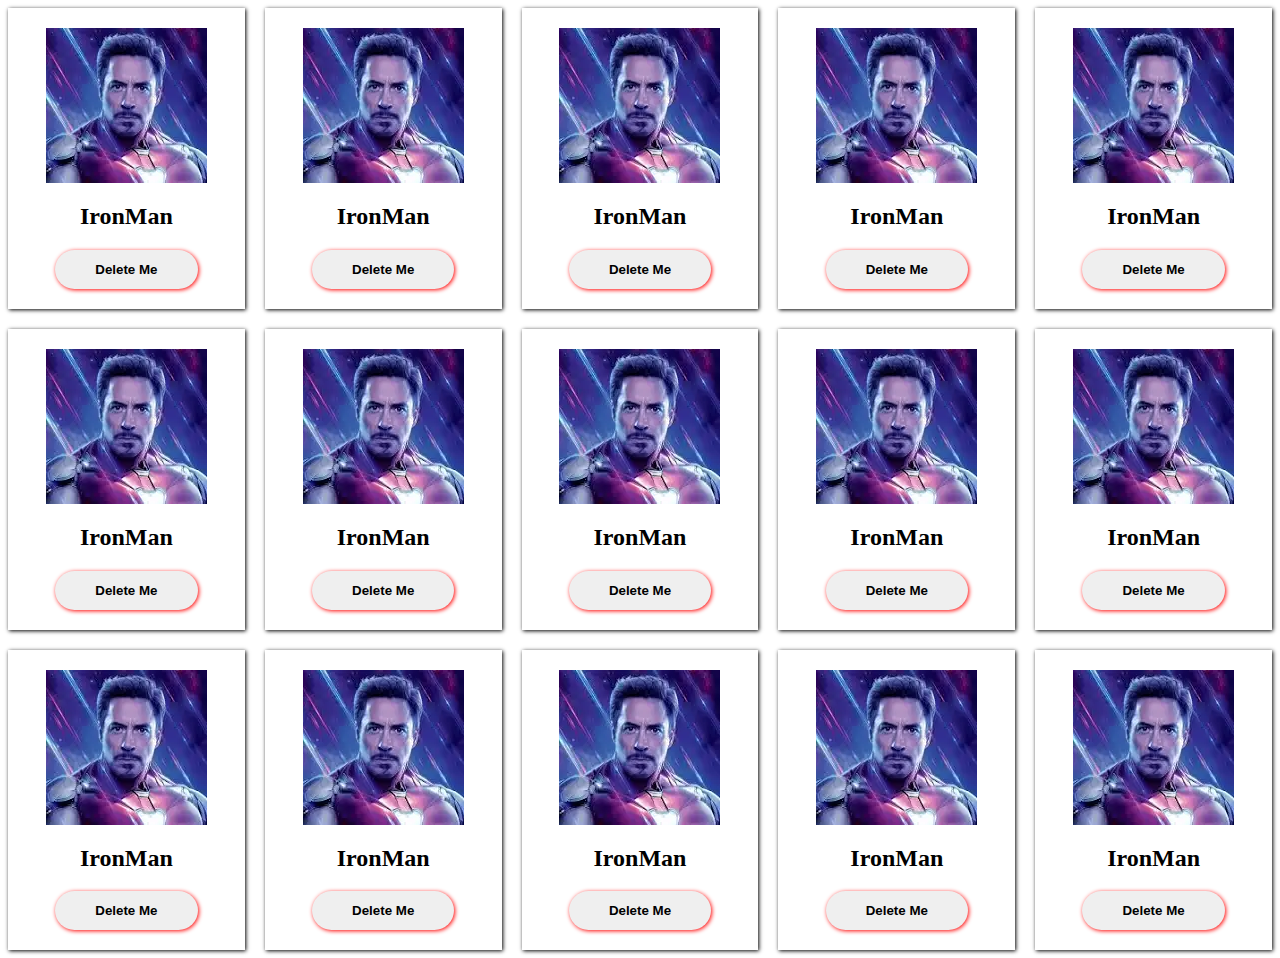
<file: Day11/index.html>
<!DOCTYPE html>
<html lang="en">
<head>
    <meta charset="UTF-8">
    <meta name="viewport" content="width=device-width, initial-scale=1.0">
    <title>Document</title>
    <link rel="stylesheet" href="style.css">
</head>
<body>
    <!-- <button onclick="fun()">Click Me</button>
    <button onclick="moti()">Click Me for Images </button> -->
    <div id="main">

    </div>


    <script src="./script.js"></script>
</body>
</html>
</file>
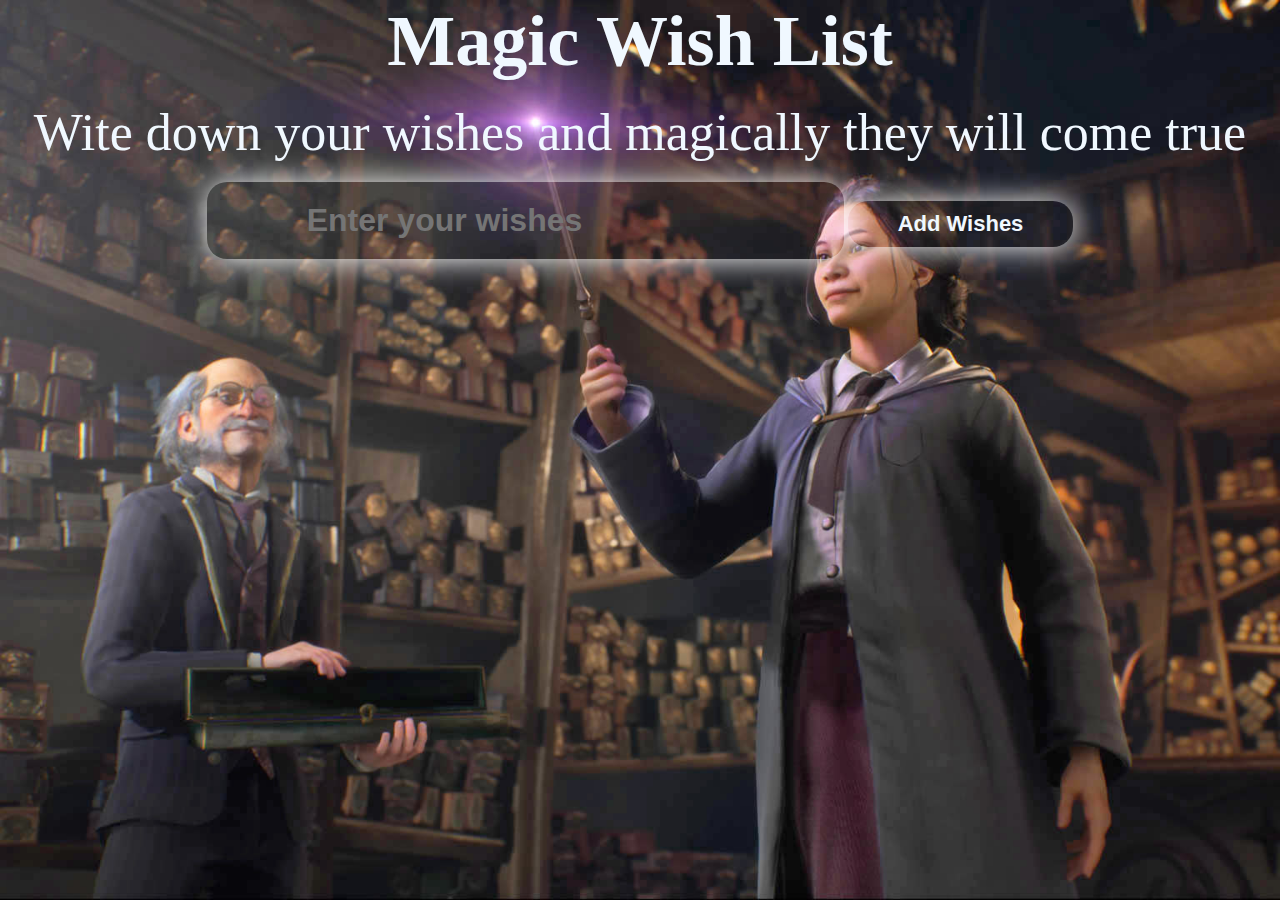
<file: Day12/index.html>
<!DOCTYPE html>
<html lang="en">
<head>
    <meta charset="UTF-8">
    <meta name="viewport" content="width=device-width, initial-scale=1.0">
    <title>Document</title>
    <link rel="stylesheet" href="style.css">
</head>
<body>
    <h1>Magic Wish List</h1>
    <p>Wite down your wishes and magically they will come true</p>
    <div id="input">
        <input type="text" placeholder="Enter your wishes" id="taskInput">
        <button onclick="addTask()">Add Wishes</button>
    </div>
    <div id="main">

    </div>

    <script src="./script.js"></script>
</body>
</html>
</file>
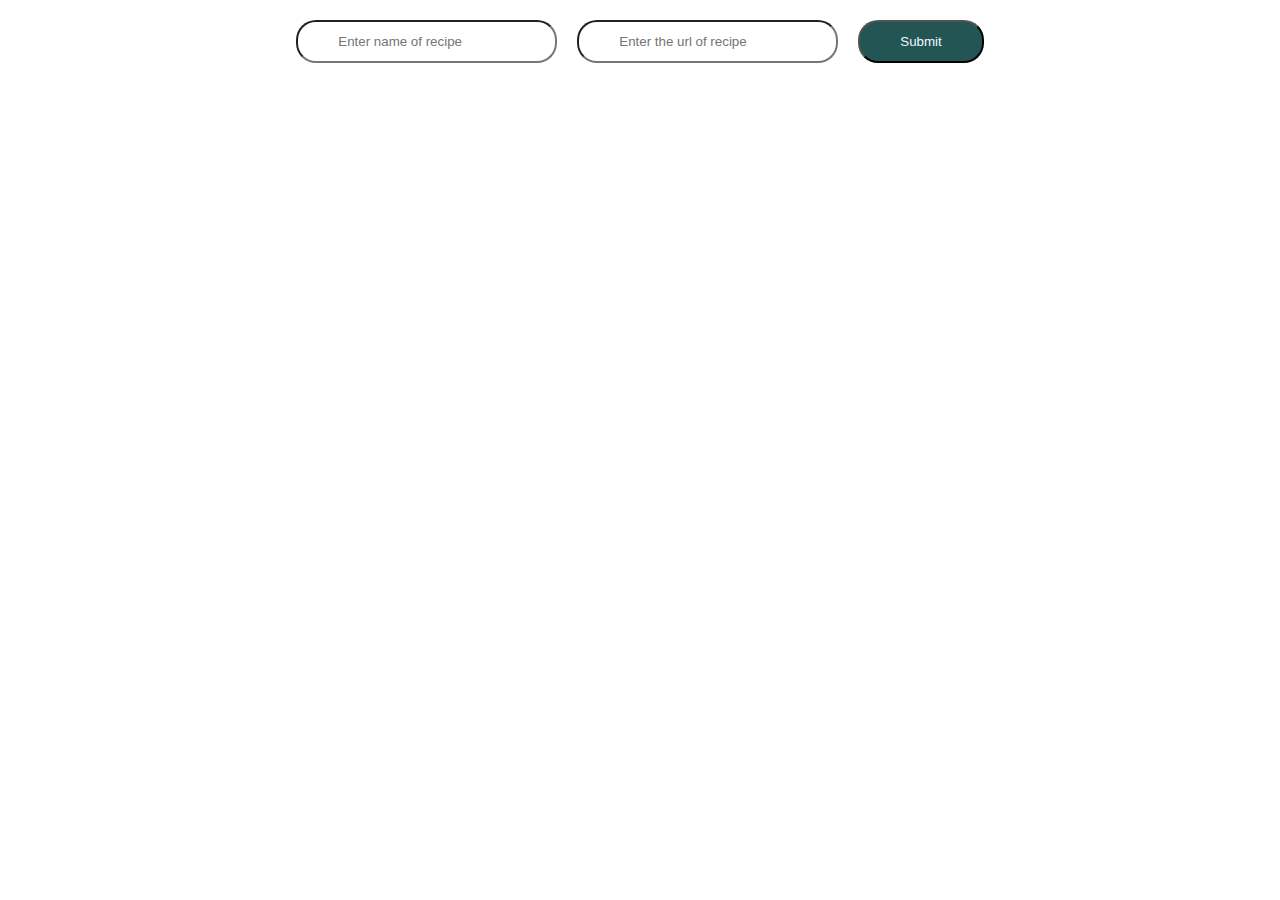
<file: day17async&await/index.html>
<!DOCTYPE html>
<html lang="en">
<head>
    <meta charset="UTF-8">
    <meta name="viewport" content="width=device-width, initial-scale=1.0">
    <title>Document</title>
    <link rel="stylesheet" href="style.css">
</head>
<body>
     <div id="mix">
            <input type="text" placeholder="Enter name of recipe" id="na">
            <input type="text" placeholder="Enter the url of recipe" id="url">
            <button id="btn">Submit</button>
        </div>
    <div id="main">
       
        
    </div>

    <script src="./script.js"></script>
</body>
</html>
</file>
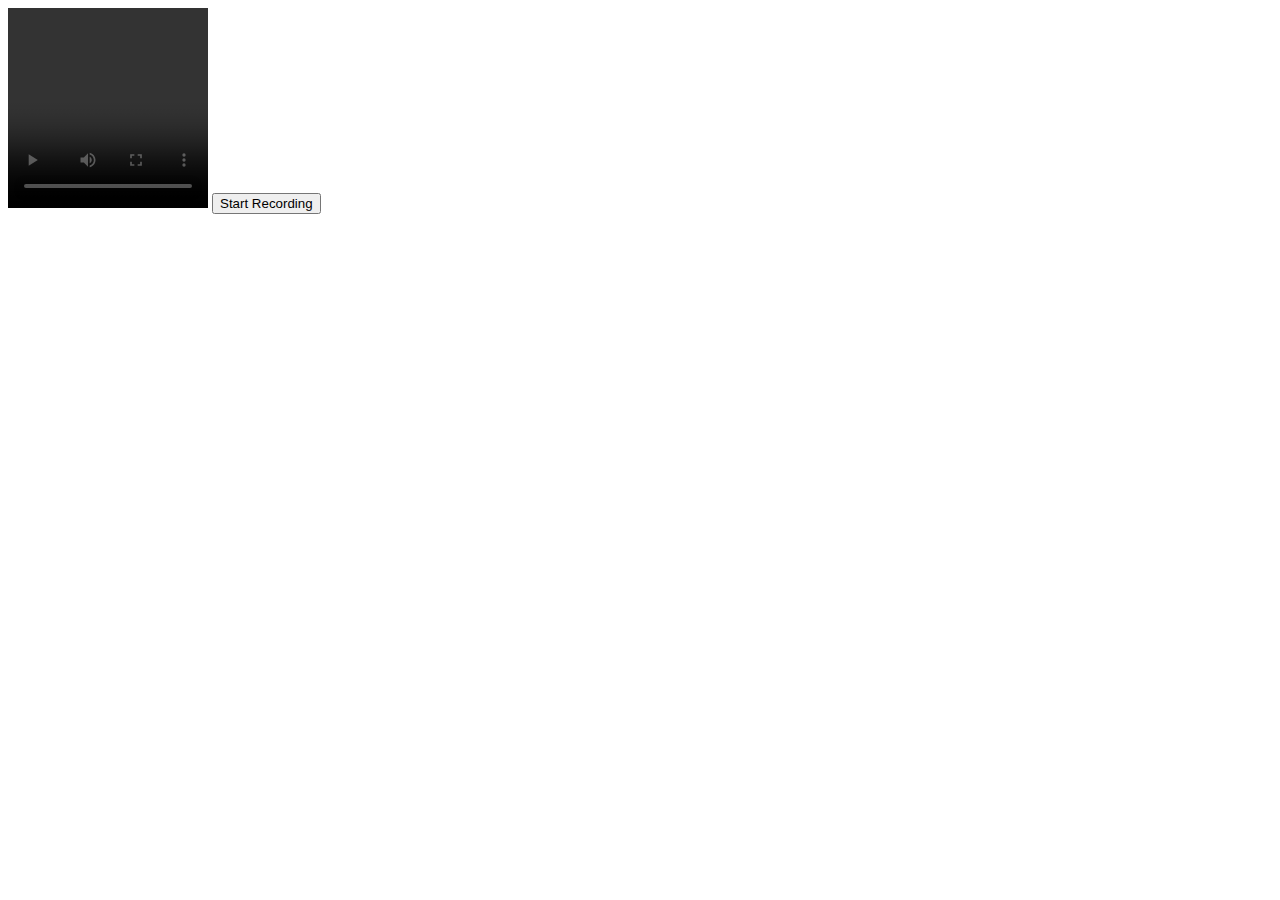
<file: DAY20/index.html>
<!DOCTYPE html>
<html lang="en">
<head>
    <meta charset="UTF-8">
    <meta name="viewport" content="width=device-width, initial-scale=1.0">
    <title>Document</title>
</head>
<body>
    
    <video id="vdo" height="200px"width="200px" controls autoplay></video>
    <button id="btn">Start Recording</button>

    <script src="./script.js"></script>
</body>
</html>
</file>
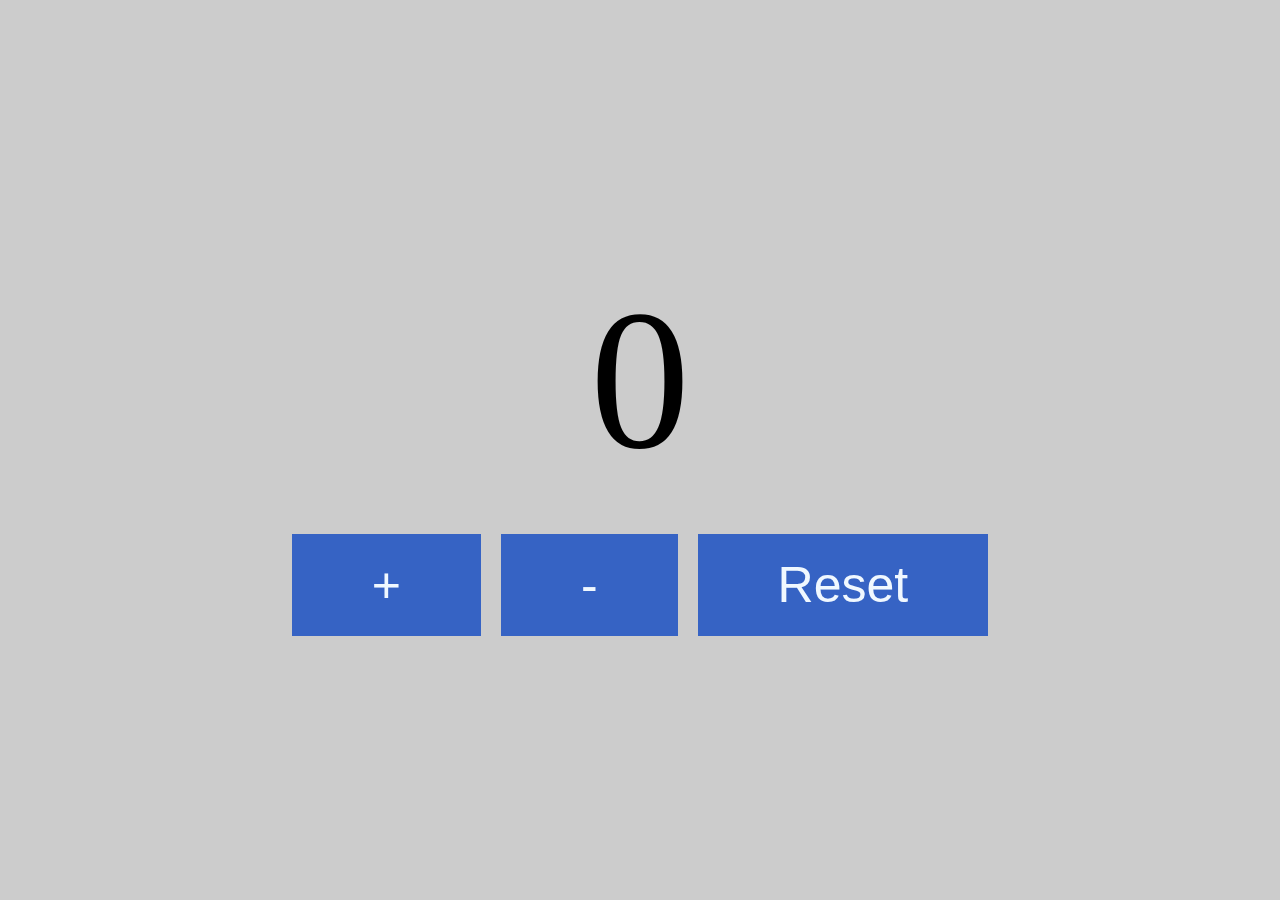
<file: Day9/index.html>
<!DOCTYPE html>
<html lang="en">
<head>
    <meta charset="UTF-8">
    <meta name="viewport" content="width=device-width, initial-scale=1.0">
    <title>Document</title>
    <link rel="stylesheet" href="style.css">
</head>
<body>
    <!-- <h1 id="heading">Hello world</h1>
    <h1 id="heading">Hello world</h1>

    <h2 id="number">10</h2>
    <h2 id="number">10</h2> -->
  <div class="box">
      <p id="count">0</p>
   <div class="buttons">
     <button onclick="incr()">+</button>
    <button onclick="decr()">-</button>
    <button onclick="reset()">Reset</button>
   </div>

  </div>

    <script src="./script.js"></script>
</body>
</html>
</file>
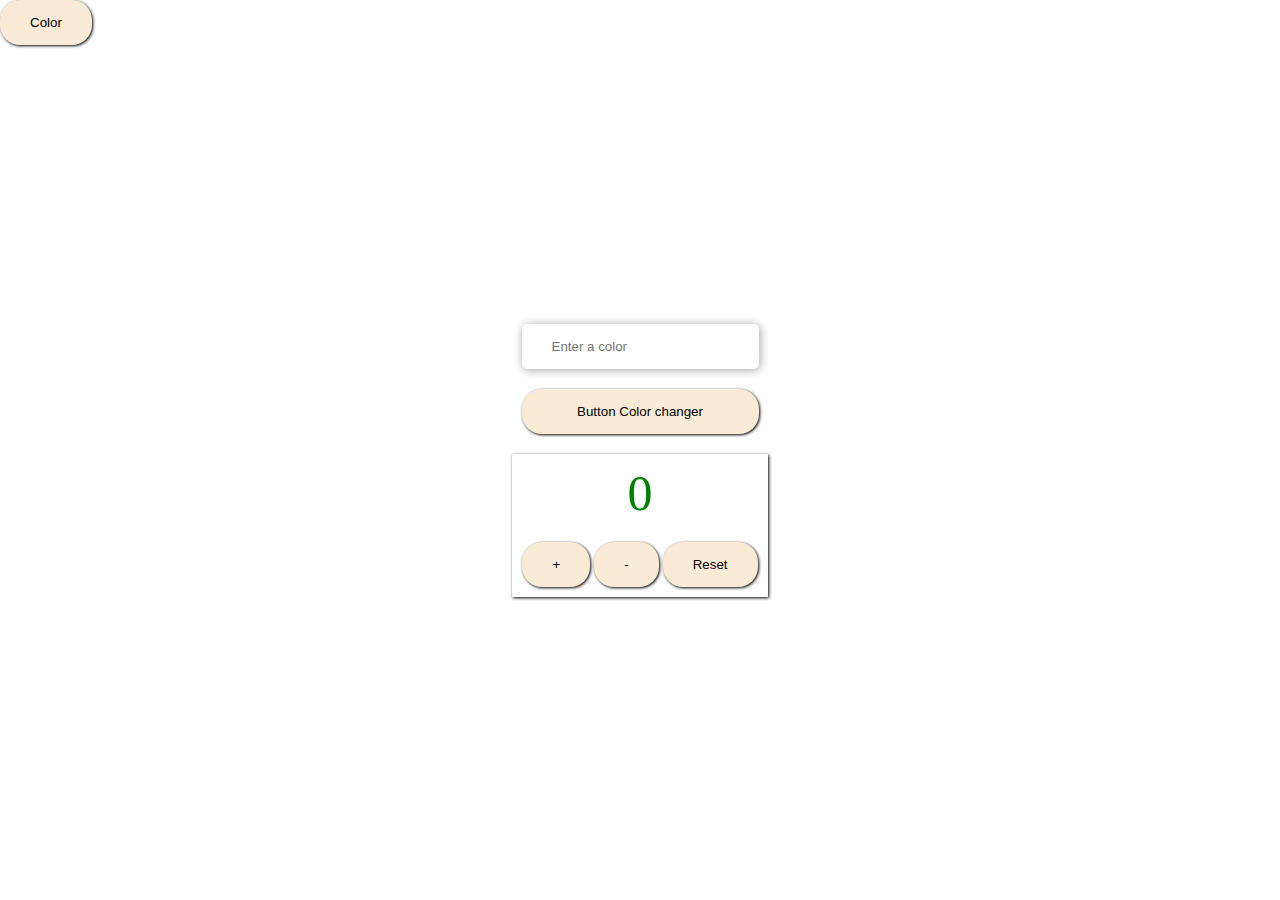
<file: Project/index.html>
<!DOCTYPE html>
<html lang="en">
<head>
    <meta charset="UTF-8">
    <meta name="viewport" content="width=device-width, initial-scale=1.0">
    <title>Document</title>
    <link rel="stylesheet" href="style.css">
</head>
<body>
    <button onclick="change()" id="change">Color</button>
    <div class="upperButton">
        <input type="text" placeholder="Enter a color">
        <button onclick="">Button Color changer</button>
    </div>
    <div id="counter">
        <p id="count">0</p>
        <div class="buttons">
            <button onclick="incr()">+</button>
            <button onclick="decr()">-</button>
            <button onclick="reset()">Reset</button>
        </div>
    </div>


    <script src="./script.js"></script>
</body>
</html>
</file>
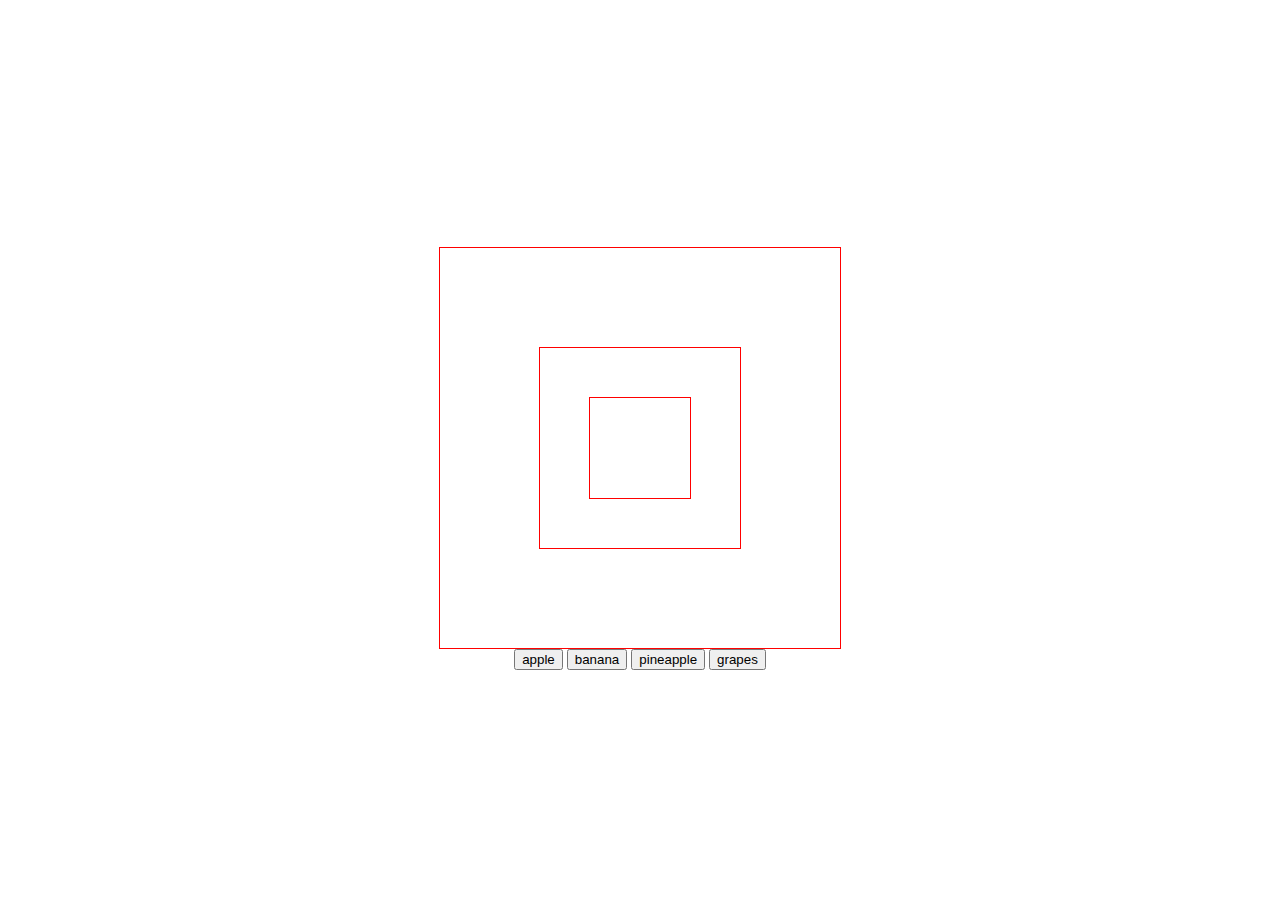
<file: 13Events/eventpropagation/index.html>
<!DOCTYPE html>
<html lang="en">
<head>
    <meta charset="UTF-8">
    <meta name="viewport" content="width=device-width, initial-scale=1.0">
    <title>Document</title>
    <link rel="stylesheet" href="style.css">
</head>
<body>
    <div id="gp" style="height: 400px; width: 400px; border: 1px solid red;">
        <div id="p" style="height: 200px; width: 200px; border: 1px solid red;">
            <div id="c" style="height: 100px; width: 100px; border: 1px solid red;">

            </div>
        </div>
    </div>
    <div id="buttons">
        <button>apple</button>
        <button>banana</button>
        <button>pineapple</button>
        <button>grapes</button>
    </div>


    <script src="./script.js"></script>
</body>
</html>
</file>
<file: Day11/style.css>
#main{
    display: grid;
    grid-template-columns: repeat(5,1fr);
    max-width: 1280PX;
    margin: auto;
    gap: 20px;
}
.movie{
    display: flex;
    flex-direction: column;
    justify-content: center;
    align-items: center;
    box-shadow: 1px 1px 4px black;
    padding: 20px;
    border: none;

}
.movie>button{
    padding: 12px 40px;
    font-family: 'Lucida Sans', 'Lucida Sans Regular', 'Lucida Grande', 'Lucida Sans Unicode', Geneva, Verdana, sans-serif;
    font-weight: 800;
    border: none;
    box-shadow: 1px 1px 4px rgb(255, 5, 5);
    border-radius: 20px;
}
</file>
<file: Day12/style.css>
*{
    margin: 0;
    padding: 0;
    box-sizing: border-box;
    color: aliceblue;
}
body{
    height: 100vh;
    display: flex;
    flex-direction: column;
    /* justify-content:center ; */
    align-items: center;
    gap: 20px;
    background-image: url(./45988920-a96c-11ed-bb7e-d4c44f26d91d.jpeg);
    background-repeat: no-repeat;
    background-position: center;
    background-size: cover;

}
body>h1{
    font-size: 72px;
}
body>p{
    font-size: 52px;
}
#taskInput{
    padding: 20px 100px;
    font-size: 32px;
    font-weight: 900;
    background: transparent;
    box-shadow: 1px 1px 30px white;
    border: none;
    border-radius: 20px;
    outline: none;
}
#input>button{
    padding: 10px 50px;
    font-weight: 900;
    font-size: 22px;
    background-color: rgb(224, 149, 149);
    color: aliceblue;
    background: transparent;
    box-shadow: 1px 1px 30px white;
    border: none;
    border-radius: 20px;

}

#main{
    display: flex;
    flex-direction: column;
    gap: 20px;
}
.task{
    display: flex;
    align-items: center;
    justify-content: center;
    gap: 20px;
}
.task>p{
    padding: 20px 100px;
    font-size: 32px;
    font-weight: 900;
    /* background: transparent; */
    box-shadow: 1px 1px 30px white;
    border: none;
    border-radius: 20px;
    outline: none;
    flex-wrap: wrap;
}
.task>button{
     padding: 22px 50px;
    font-weight: 900;
    font-size: 22px;
    background-color: rgb(255, 255, 255);
    color: aliceblue;
    /* background: transparent; */
    box-shadow: 1px 1px 30px white;
    border: none;
    border-radius: 20px;
}
</file>
<file: day17async&await/style.css>
*{
    margin: 0;
    padding: 0;
    box-sizing: border-box;
}
#mix{
    display: flex;
    justify-content: center;
    margin-top: 20px;
    gap: 20px;
}
#mix input{
     padding: 12px 40px;
    width: max-content;
    align-self: center;
    border-radius: 20px;
    /* background-color: rgb(35, 85, 85);     */
    color: aliceblue;
}
#mix>button{
     padding: 12px 40px;
    width: max-content;
    align-self: center;
    border-radius: 20px;
    background-color: rgb(35, 85, 85);    
    color: aliceblue;
}
#main{
    display: grid;
    grid-template-columns: repeat(4,1fr);
    gap: 30px;
    padding: 20px;
}
.bawalStyle>img{
    height: 400px;
    clip-path: circle();
}
.bawalStyle{
    display: flex;
    flex-direction: column;
    gap: 15px;
    text-align: center;
    border: 1px solid black;
    padding: 20px;
    border-radius: 5px;
    /* filter: drop-shadow(0px 10px 15px black); */
    box-shadow: 0px 0px 15px black;

}
.bawalStyle>button{
    padding: 12px 40px;
    width: max-content;
    align-self: center;
    border-radius: 20px;
    background-color: rgb(35, 85, 85);    
    color: aliceblue;
}
</file>
<file: Day9/style.css>
*{
    margin: 0;
    padding: 0;
    box-sizing: border-box;

}
body{
    height: 100vh;
    display: flex;
    justify-content: center;
    align-items: center;
    background-color: #cccccc;
}
p{
    font-size: 200px;
}
.box{
    display: flex;
    flex-direction: column;
    text-align: center;
    gap: 40px;
}
button{
    padding: 22px 80px;
    background-color: rgb(54, 99, 196);
    border: none;
    color: aliceblue;
    font-size: 50px;

}
.buttons{
    display: flex;
    gap: 20px;
}
</file>
<file: Project/style.css>
*{
    margin: 0;
    padding: 0;
    box-sizing: border-box;
    transition: all 0.5s linear;
}
body{
    height: 100vh;
    display: flex;
    flex-direction: column;
    justify-content: center;
    align-items: center;
}
#counter{
    display: flex;
    flex-direction: column;
    text-align: center;
    gap: 20px;
    box-shadow: 1px 1px 3px black;
    padding: 10px;
    border: none;
}
#count{
    font-size: 50px;
    color: green;
}
button{
    padding: 15px 30px;
    background-color: antiquewhite;
    border: none;
    box-shadow: 1px 1px 3px black;
    border-radius: 20px;
}
#change{
    position: absolute;
    left: 0;
    top: 0;
}
.upperButton{
    display: flex;
    flex-direction: column;
    padding: 20px;
    gap: 20px;
}
input{
    padding: 15px 30px;
    border: none;
    border-radius: 5px;
    box-shadow: 1px 1px 10px rgb(163, 161, 161);
    background: transparent;
    outline: none;

}
.dark{
    background-color: black;
    color: white;
}
#changeMode{
    position: absolute;
    top: 0;
    right: 0;
}
</file>
<file: 13Events/eventpropagation/style.css>
body{
    height: 100vh;
    display: flex;
    flex-direction: column;
    justify-content: center;
    align-items: center;
}
#gp{
    display: flex;
    justify-content: center;
    align-items: center;
}
#p{
    display: flex;
    justify-content: center;
    align-items: center;
}
#c{
    display: flex;
    justify-content: center;
    align-items: center;
}
</file>
